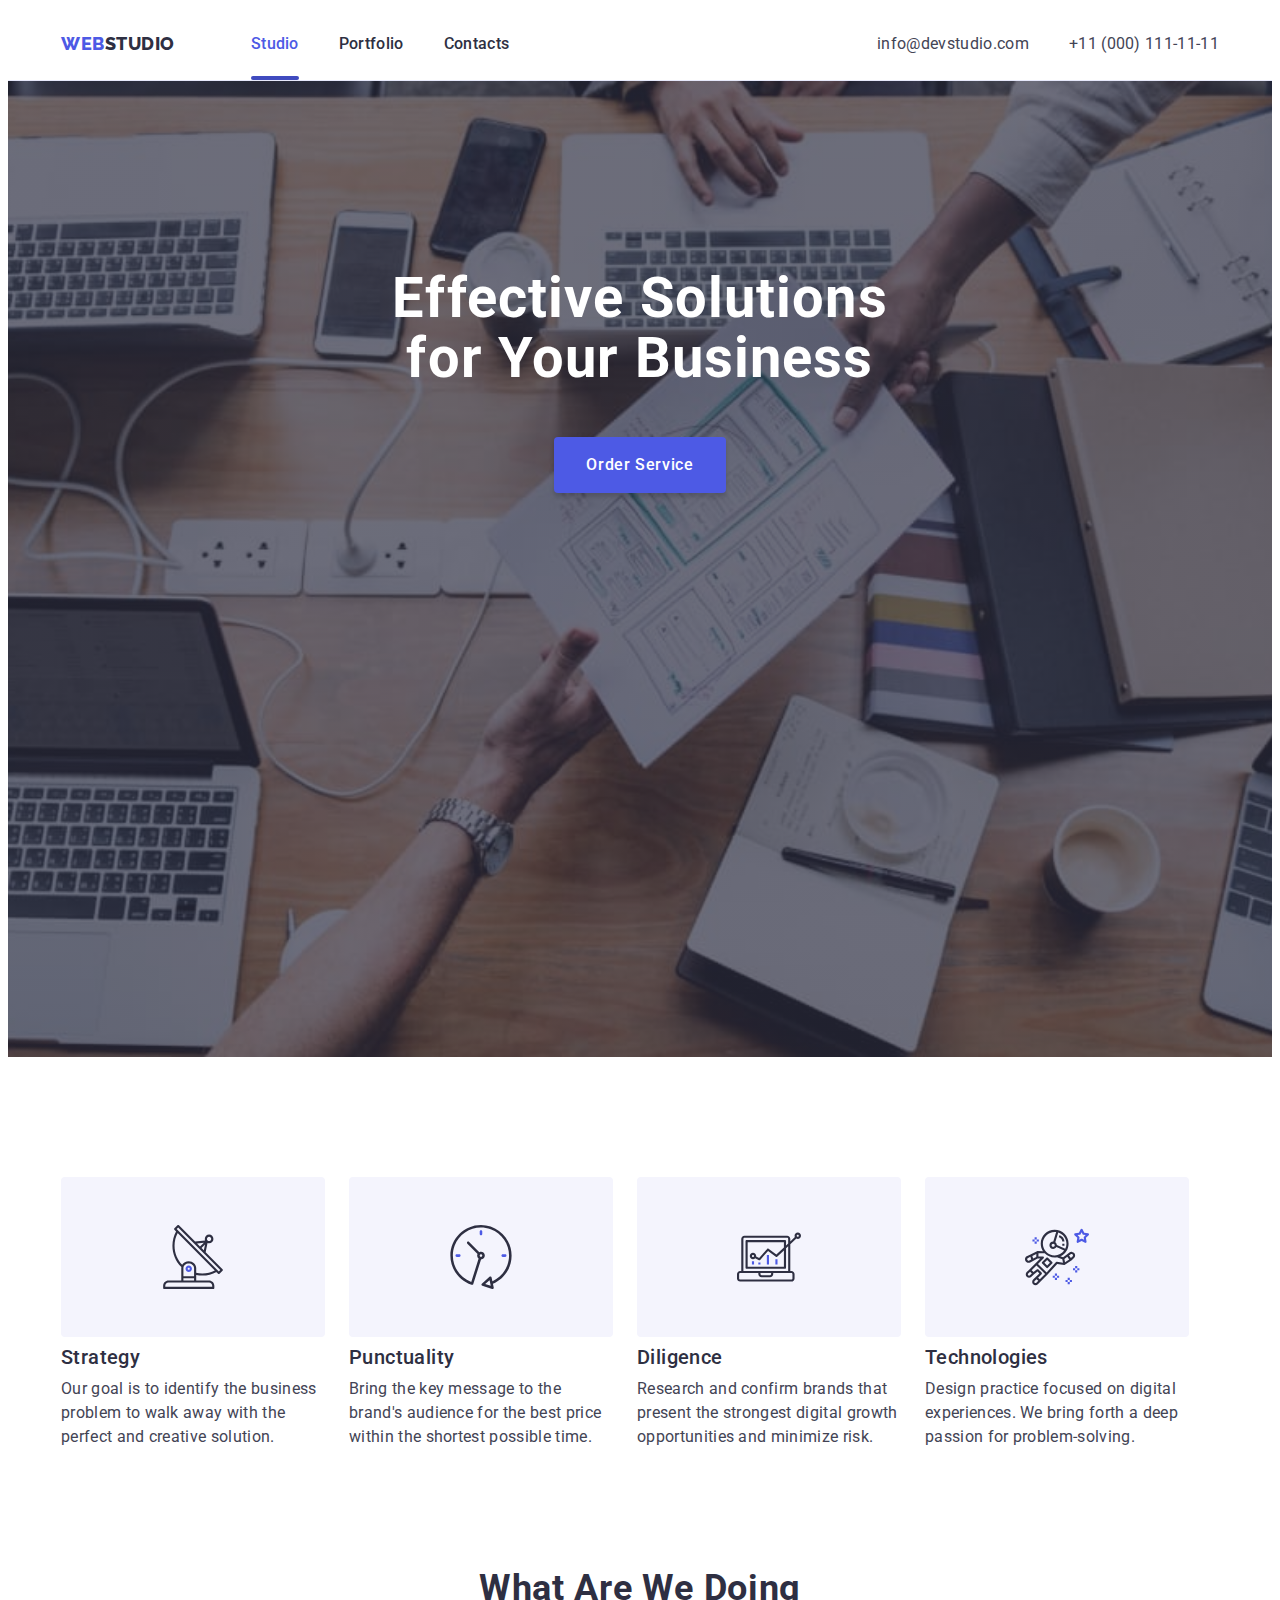
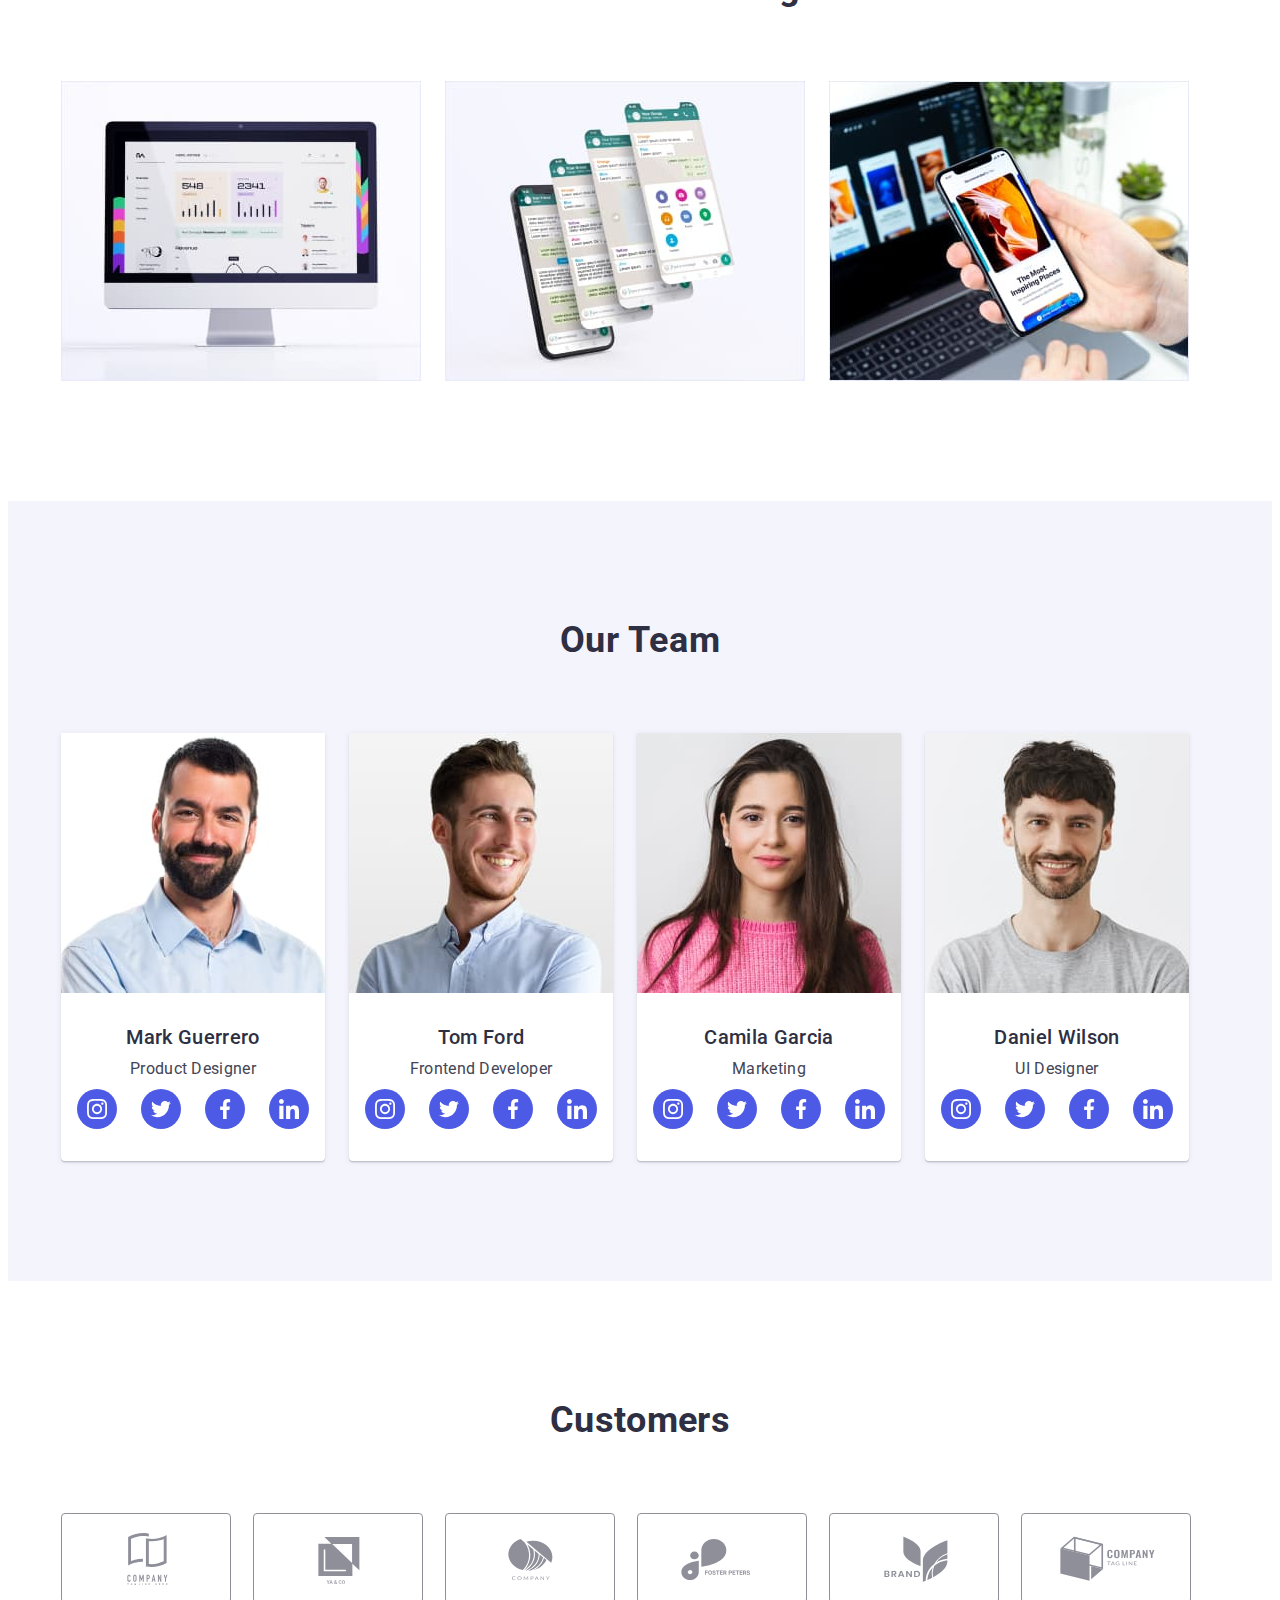
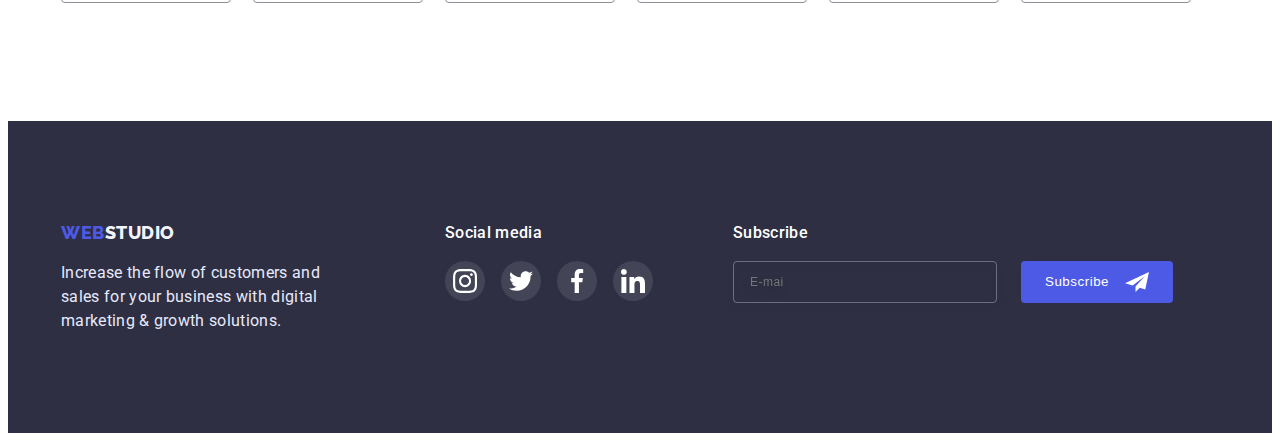
<file: index.html>
<!DOCTYPE html>
<html lang="en">
  <head>
    <meta charset="UTF-8" />
    <meta http-equiv="X-UA-Compatible" content="IE=edge" />
    <meta name="viewport" content="width=device-width, initial-scale=1.0" />

    <title>Index</title>

    <link rel="preconnect" href="https://fonts.googleapis.com" />
    <link rel="preconnect" href="https://fonts.gstatic.com" crossorigin />

    <link
      href="https://fonts.googleapis.com/css2?family=Raleway:wght@800&family=Roboto:wght@400;500;700;900&display=swap"
      rel="stylesheet"
    />

    <link
      rel="stylesheet"
      href="https://cdnjs.cloudflare.com/ajax/libs/modern-normalize/1.1.0/modern-normalize.min.css"
      integrity="sha512-wpPYUAdjBVSE4KJnH1VR1HeZfpl1ub8YT/NKx4PuQ5NmX2tKuGu6U/JRp5y+Y8XG2tV+wKQpNHVUX03MfMFn9Q=="
      crossorigin="anonymous"
      referrerpolicy="no-referrer"
    />

    <link rel="stylesheet" href="./css/styles.css" />

    <title>Web studio</title>
  </head>

  <!--MainPage-->
  <body>
    <!--Header сторінки Index (ідентичний для Portfolio)- DONE -->
    <header class="top-line">
      <div class="container header-line">
        <nav class="header-navi">
          <!--Logo WebStudio-->
          <a href="./index.html" target="_parent" class="logodecor">
            <span class="logoweb">WEB</span
            ><span class="logostudio">STUDIO</span>
          </a>

          <!--Список навігації-->
          <ul class="main-navi list">
            <!--Studio-->
            <li class="main-navi-studio-link">
              <a href="./index.html" target="_parent" class="navi-link current"
                >Studio</a
              >
            </li>
            <!--Portfolio-->
            <li class="main-navi-portfolio-link">
              <a href="./portfolio.html" target="_parent" class="navi-link"
                >Portfolio</a
              >
            </li>
            <!--Contacts-->
            <li class="main-navi-contact-link">
              <a href="" class="navi-link">Contacts</a>
            </li>
          </ul>
        </nav>

        <!--Блок телефон та електронна пошта-->
        <address class="topline-adress-box">
          <ul class="contacts-conteiner list">
            <li class="mail-box">
              <a href="mailto:info@devstudio.com" class="contacts-link"
                >info@devstudio.com</a
              >
            </li>
            <li>
              <a href="tel:+110001111111" class="contacts-link"
                >+11 (000) 111-11-11</a
              >
            </li>
          </ul>
        </address>
      </div>
    </header>

    <!--Основний контент HeroImage, унікальний контент-->
    <main>
      <!--Section1 HeroImage - DONE -->
      <section class="hero-section">
        <div class="container">
          <!--Main Central Text -->
          <h1 class="hero-image-text">Effective Solutions for Your Business</h1>
          <!--Button HeroImage-->
          <button type="button" class="heroimage-button" data-modal-open>
            Order Service
          </button>
        </div>
      </section>

      <!--Section2 Preferences - DONE -->
      <section class="preference-contain">
        <div class="container">
          <h2 class="visually-hidden">Preferences</h2>

          <ul class="preferences list">
            <!--Section 1 block 1-->
            <li class="pref-list-box">
              <a class="pref-icon-box" href="#">
                <svg class="pref-item-icon" width="64" height="64">
                  <use href="./images/symbol-defs.svg#icon-antenna"></use>
                </svg>
              </a>
              <h3 class="preferences-list">Strategy</h3>
              <p class="pref-paragraph">
                Our goal is to identify the business problem to walk away with
                the perfect and creative solution.
              </p>
            </li>
            <!--Section 1 block 2-->
            <li class="pref-list-box">
              <a class="pref-icon-box" href="#">
                <svg class="pref-item-icon" width="64" height="64">
                  <use href="./images/symbol-defs.svg#icon-clock"></use>
                </svg>
              </a>
              <h3 class="preferences-list">Punctuality</h3>
              <p class="pref-paragraph">
                Bring the key message to the brand's audience for the best price
                within the shortest possible time.
              </p>
            </li>
            <!--Section 1 block 3-->
            <li class="pref-list-box">
              <a class="pref-icon-box" href="#">
                <svg class="pref-item-icon" width="64" height="64">
                  <use href="./images/symbol-defs.svg#icon-diagram"></use>
                </svg>
              </a>
              <h3 class="preferences-list">Diligence</h3>
              <p class="pref-paragraph">
                Research and confirm brands that present the strongest digital
                growth opportunities and minimize risk.
              </p>
            </li>
            <!--Section 1 block 4-->
            <li class="pref-list-box">
              <a class="pref-icon-box" href="#">
                <svg class="pref-item-icon" width="64" height="64">
                  <use href="./images/symbol-defs.svg#icon-astronaut"></use>
                </svg>
              </a>
              <h3 class="preferences-list">Technologies</h3>
              <p class="pref-paragraph">
                Design practice focused on digital experiences. We bring forth a
                deep passion for problem-solving.
              </p>
            </li>
          </ul>
        </div>
      </section>

      <!--Section3 What are we doing - DONE -->
      <section class="what-wer-doing">
        <div class="container">
          <h2 class="wwd-text">What are we doing</h2>

          <ul class="wwd list">
            <!--Image1-->
            <li>
              <img
                src="./images/img-1-2-1.jpg"
                alt="iMac"
                width="360"
                class="section2_photos"
              />
            </li>
            <!--Image2-->
            <li>
              <img
                src="./images/img-1-2-2.jpg"
                alt="iMac"
                width="360"
                class="section2_photos"
              />
            </li>
            <!--Image3-->
            <li>
              <img
                src="./images/img-1-2-3.jpg"
                alt="iMac"
                width="360"
                class="section2_photos"
              />
            </li>
          </ul>
        </div>
      </section>

      <!--Section4 Our Team - DONE -->
      <section class="our-team">
        <div class="our-team-box container">
          <h2 class="our-team-text">Our Team</h2>

          <ul class="our-team-list list">
            <!--Section3 card 1-->
            <li class="team-cards">
              <img
                src="./images/img-1-3-1.jpg"
                alt="Mark Guerrero's photo"
                width="264"
                class="team-photo"
              />
              <div class="card-container">
                <h3 class="partner-name">Mark Guerrero</h3>
                <p class="partner-place">Product Designer</p>
                <ul class="socialwebs-list">
                  <li class="socialweb-item">
                    <a href="" class="socialweb-link">
                      <svg class="social-item-icon" width="20" height="20">
                        <use
                          href="./images/symbol-defs.svg#icon-instagram"
                        ></use>
                      </svg>
                    </a>
                  </li>
                  <li class="socialweb-item">
                    <a href="" class="socialweb-link">
                      <svg class="social-item-icon" width="20" height="20">
                        <use href="./images/symbol-defs.svg#icon-twitter"></use>
                      </svg>
                    </a>
                  </li>
                  <li class="socialweb-item">
                    <a href="" class="socialweb-link">
                      <svg class="social-item-icon" width="20" height="20">
                        <use
                          href="./images/symbol-defs.svg#icon-facebook"
                        ></use>
                      </svg>
                    </a>
                  </li>
                  <li class="socialweb-item">
                    <a href="" class="socialweb-link">
                      <svg class="social-item-icon" width="20" height="20">
                        <use
                          href="./images/symbol-defs.svg#icon-linkedin"
                        ></use>
                      </svg>
                    </a>
                  </li>
                </ul>
              </div>
            </li>
            <!--Section3 card 2-->
            <li class="team-cards">
              <img
                src="./images/img-1-3-2.jpg"
                alt="Tom Ford's photo"
                width="264"
                class="team-photo"
              />
              <div class="card-container">
                <h3 class="partner-name">Tom Ford</h3>
                <p class="partner-place">Frontend Developer</p>
                <ul class="socialwebs-list">
                  <li class="socialweb-item">
                    <a href="" class="socialweb-link">
                      <svg class="social-item-icon" width="20" height="20">
                        <use
                          href="./images/symbol-defs.svg#icon-instagram"
                        ></use>
                      </svg>
                    </a>
                  </li>
                  <li class="socialweb-item">
                    <a href="" class="socialweb-link">
                      <svg class="social-item-icon" width="20" height="20">
                        <use href="./images/symbol-defs.svg#icon-twitter"></use>
                      </svg>
                    </a>
                  </li>
                  <li class="socialweb-item">
                    <a href="" class="socialweb-link">
                      <svg class="social-item-icon" width="20" height="20">
                        <use
                          href="./images/symbol-defs.svg#icon-facebook"
                        ></use>
                      </svg>
                    </a>
                  </li>
                  <li class="socialweb-item">
                    <a href="" class="socialweb-link">
                      <svg class="social-item-icon" width="20" height="20">
                        <use
                          href="./images/symbol-defs.svg#icon-linkedin"
                        ></use>
                      </svg>
                    </a>
                  </li>
                </ul>
              </div>
            </li>
            <!--Section3 card 3-->
            <li class="team-cards">
              <img
                src="./images/img-1-3-3.jpg"
                alt="Camila Garcia's photo"
                width="264"
                class="team-photo"
              />
              <div class="card-container">
                <h3 class="partner-name">Camila Garcia</h3>
                <p class="partner-place">Marketing</p>
                <ul class="socialwebs-list">
                  <li class="socialweb-item">
                    <a href="" class="socialweb-link">
                      <svg class="social-item-icon" width="20" height="20">
                        <use
                          href="./images/symbol-defs.svg#icon-instagram"
                        ></use>
                      </svg>
                    </a>
                  </li>
                  <li class="socialweb-item">
                    <a href="" class="socialweb-link">
                      <svg class="social-item-icon" width="20" height="20">
                        <use href="./images/symbol-defs.svg#icon-twitter"></use>
                      </svg>
                    </a>
                  </li>
                  <li class="socialweb-item">
                    <a href="" class="socialweb-link">
                      <svg class="social-item-icon" width="20" height="20">
                        <use
                          href="./images/symbol-defs.svg#icon-facebook"
                        ></use>
                      </svg>
                    </a>
                  </li>
                  <li class="socialweb-item">
                    <a href="" class="socialweb-link">
                      <svg class="social-item-icon" width="20" height="20">
                        <use
                          href="./images/symbol-defs.svg#icon-linkedin"
                        ></use>
                      </svg>
                    </a>
                  </li>
                </ul>
              </div>
            </li>
            <!--Section3 card 4-->
            <li class="team-cards">
              <img
                src="./images/img-1-3-4.jpg"
                alt="Daniel Wilson's photo"
                width="264"
                class="team-photo"
              />
              <div class="card-container">
                <h3 class="partner-name">Daniel Wilson</h3>
                <p class="partner-place">UI Designer</p>
                <ul class="socialwebs-list">
                  <li class="socialweb-item">
                    <a href="" class="socialweb-link">
                      <svg class="social-item-icon" width="20" height="20">
                        <use
                          href="./images/symbol-defs.svg#icon-instagram"
                        ></use>
                      </svg>
                    </a>
                  </li>
                  <li class="socialweb-item">
                    <a href="" class="socialweb-link">
                      <svg class="social-item-icon" width="20" height="20">
                        <use href="./images/symbol-defs.svg#icon-twitter"></use>
                      </svg>
                    </a>
                  </li>
                  <li class="socialweb-item">
                    <a href="" class="socialweb-link">
                      <svg class="social-item-icon" width="20" height="20">
                        <use
                          href="./images/symbol-defs.svg#icon-facebook"
                        ></use>
                      </svg>
                    </a>
                  </li>
                  <li class="socialweb-item">
                    <a href="" class="socialweb-link">
                      <svg class="social-item-icon" width="20" height="20">
                        <use
                          href="./images/symbol-defs.svg#icon-linkedin"
                        ></use>
                      </svg>
                    </a>
                  </li>
                </ul>
              </div>
            </li>
          </ul>
        </div>
      </section>

      <!--Section5 Customers - DONE -->
      <section class="customers">
        <div class="container">
          <h2 class="customers-title">Customers</h2>
          <ul class="customers-icons-list">
            <li class="customers-icon-box">
              <a href="" class="customer-icon-link"
                ><svg class="customers-icon" width="104" height="56">
                  <use href="./images/symbol-defs.svg#icon-client1"></use>
                </svg>
              </a>
            </li>
            <li class="customers-icon-box">
              <a href="" class="customer-icon-link">
                <svg class="customers-icon" width="104" height="56">
                  <use href="./images/symbol-defs.svg#icon-client2"></use>
                </svg>
              </a>
            </li>
            <li class="customers-icon-box">
              <a href="" class="customer-icon-link">
                <svg class="customers-icon" width="104" height="56">
                  <use href="./images/symbol-defs.svg#icon-client3"></use>
                </svg>
              </a>
            </li>
            <li class="customers-icon-box">
              <a href="" class="customer-icon-link">
                <svg class="customers-icon" width="104" height="56">
                  <use href="./images/symbol-defs.svg#icon-client4"></use>
                </svg>
              </a>
            </li>
            <li class="customers-icon-box">
              <a href="" class="customer-icon-link">
                <svg class="customers-icon" width="104" height="56">
                  <use href="./images/symbol-defs.svg#icon-client5"></use>
                </svg>
              </a>
            </li>
            <li class="customers-icon-box">
              <a href="" class="customer-icon-link">
                <svg class="customers-icon" width="104" height="56">
                  <use href="./images/symbol-defs.svg#icon-client6"></use>
                </svg>
              </a>
            </li>
          </ul>
        </div>
      </section>
    </main>

    <!-- Modal -->

    <div class="backdrop is-hidden" data-modal>
      <div class="modal">
        <button type="button" class="modal-button-close" data-modal-close>
          <svg class="modal-button-close-svg" width="24" height="24">
            <use href="./images/symbol-defs.svg#icon-close"></use>
          </svg>
        </button>

        <!--Modal Form-->
        <form class="contacts-input-form">
          <p class="contacts-input-form-paragraf">
            Leave your contacts and we will call you back
          </p>

          <!--Name-->
          <label class="modal-input-labels"
            ><span class="modal-input-labels-text">Name</span>
            <input
              type="text"
              name="username"
              class="input-style"
              required
              autofocus
            />
            <svg class="modal-icon" width="18" height="18">
              <use href="./images/symbol-defs.svg#icon-person"></use>
            </svg>
          </label>

          <!--Phone-->
          <label class="modal-input-labels"
            ><span class="modal-input-labels-text">Phone</span>
            <input type="phone" name="userphone" class="input-style" required />
            <svg class="modal-icon" width="18" height="18">
              <use href="./images/symbol-defs.svg#icon-phone"></use>
            </svg>
          </label>

          <!--Email-->
          <label class="modal-input-labels"
            ><span class="modal-input-labels-text">Email</span>
            <input type="email" name="usermail" class="input-style" required />
            <svg class="modal-icon" width="18" height="18">
              <use href="./images/symbol-defs.svg#icon-email"></use>
            </svg>
          </label>

          <!--Comment-->
          <label class="modal-input-textarea-label"
            ><span class="modal-input-labels-text">Comment</span>
            <textarea
              name="comment"
              placeholder="Text input"
              class="textarea-style"
              rows="5"
            ></textarea>
          </label>

          <!--Checkbos Privat Policy-->
          <label class="modal-checkbox-label">
            <input
              type="checkbox"
              name="accept"
              value="accept"
              class="checkbox-style visually-hidden"
              required
            />
            <span class="custom-checkbox">
              <svg class="checkbox-icon" width="10" height="8">
                <use href="./images/symbol-defs.svg#icon-checkbox"></use>
              </svg>
            </span>
            <span class="checkbox-text-style"
              >I accept the terms and conditions of the
              <a href="" class="private-policy-style">Privacy Policy</a></span
            >
          </label>
          <!--Send Button-->
          <button type="send" class="modal-button-send">Send</button>
        </form>
      </div>
    </div>

    <!--Футер сторінки Index (ідентичний для Portfolio) - DONE -->
    <footer class="underground">
      <div class="container footer-all">
        <div class="footer-box">
          <!--Logo WebStudio-->
          <a href="./index.html" target="_parent" class="logodecor-footer">
            <span class="logoweb">WEB</span
            ><span class="logostudiofooter">STUDIO</span>
          </a>

          <!--footer text-->
          <p class="footer-text">
            Increase the flow of customers and sales for your business with
            digital marketing & growth solutions.
          </p>
        </div>

        <div class="footer-socialweb-box">
          <p class="footer-socialweb-box-title">Social media</p>
          <ul class="footer-socialwebs-list">
            <li class="footer-socialweb-item">
              <a href="" class="footer-socialweb-link">
                <svg class="footer-social-item-icon" width="24" height="24">
                  <use href="./images/symbol-defs.svg#icon-instagram"></use>
                </svg>
              </a>
            </li>
            <li class="footer-socialweb-item">
              <a href="" class="footer-socialweb-link">
                <svg class="footer-social-item-icon" width="24" height="24">
                  <use href="./images/symbol-defs.svg#icon-twitter"></use>
                </svg>
              </a>
            </li>
            <li class="footer-socialweb-item">
              <a href="" class="footer-socialweb-link">
                <svg class="footer-social-item-icon" width="24" height="24">
                  <use href="./images/symbol-defs.svg#icon-facebook"></use>
                </svg>
              </a>
            </li>
            <li class="footer-socialweb-item">
              <a href="" class="footer-socialweb-link">
                <svg class="footer-social-item-icon" width="24" height="24">
                  <use href="./images/symbol-defs.svg#icon-linkedin"></use>
                </svg>
              </a>
            </li>
          </ul>
        </div>

        <form class="subscribe-form-box">
          <label class="subscribe-paragraf">Subscribe</label>
          <div class="subscribe-area">
            <input
              class="subscribe-input-style"
              type="email"
              name="user-email"
              placeholder="E-mail"
              required
            />

            <button type="subscribe" class="subscribe-button">
              Subscribe
              <svg class="subscribe-icon" width="24" height="24">
                <use href="./images/symbol-defs.svg#icon-subscribe"></use>
              </svg>
            </button>
          </div>
        </form>
      </div>
    </footer>
    <script src="./js/modal.js"></script>
  </body>
</html>
</file>
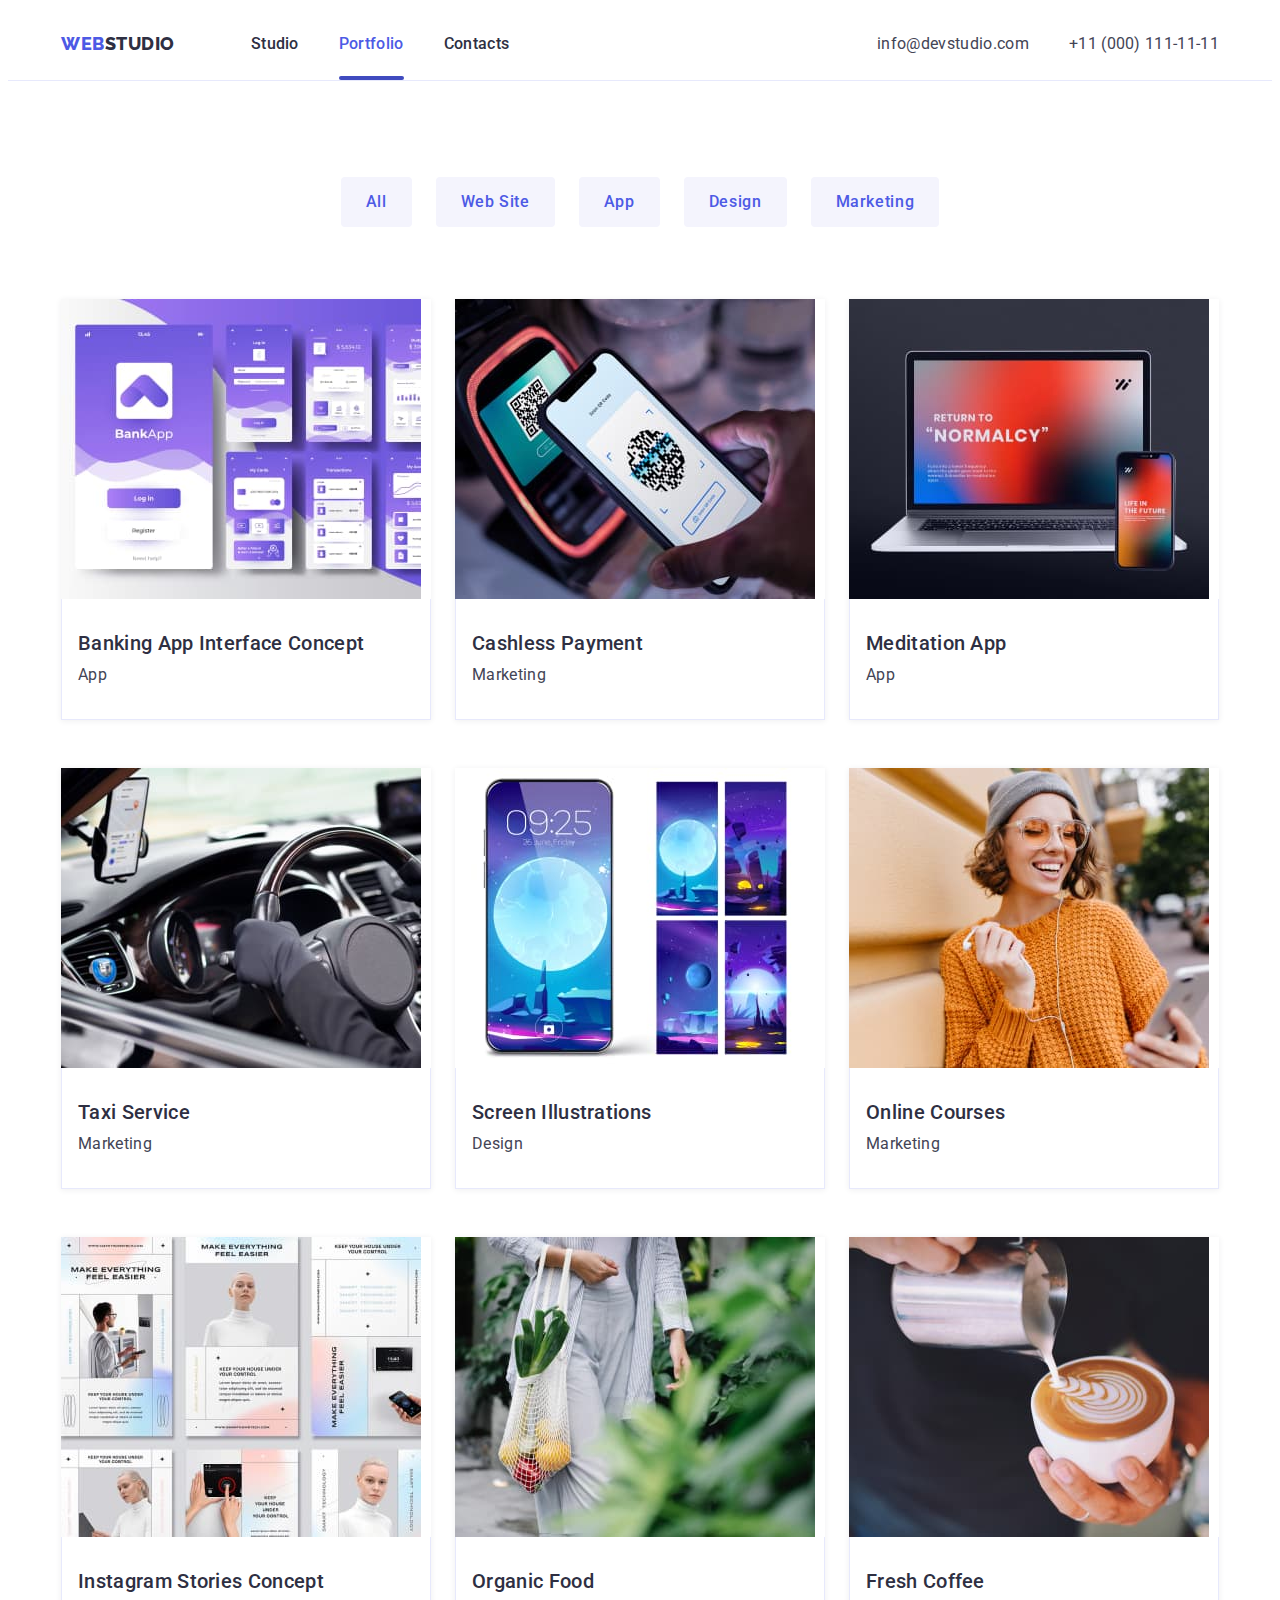
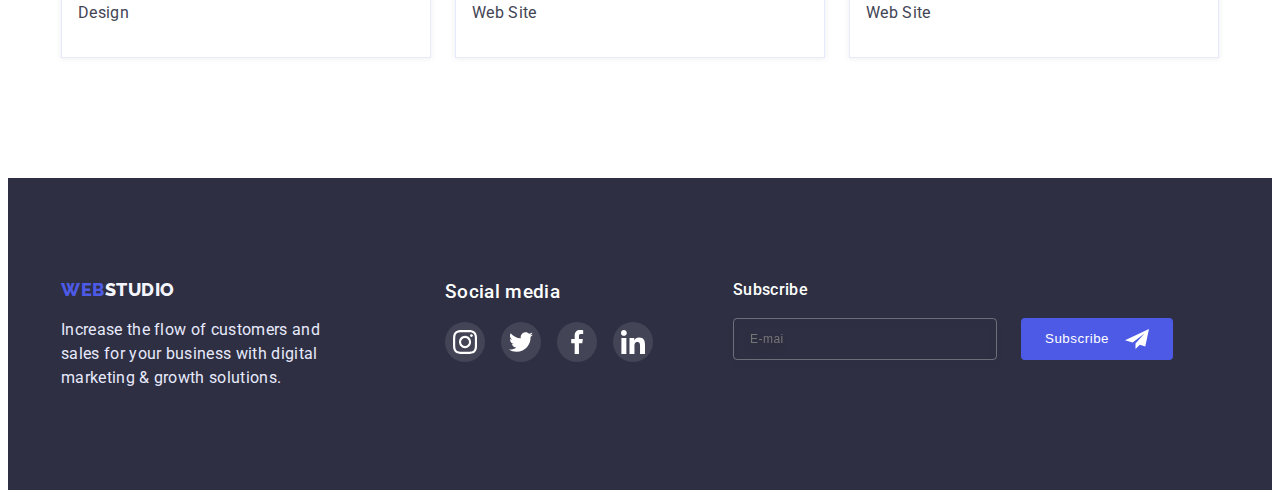
<file: portfolio.html>
<!DOCTYPE html>
<html lang="en">
  <head>
    <meta charset="UTF-8" />
    <meta http-equiv="X-UA-Compatible" content="IE=edge" />
    <meta name="viewport" content="width=device-width, initial-scale=1.0" />
    <title>Portfolio</title>

    <link
      href="https://fonts.googleapis.com/css2?family=Raleway:wght@800&family=Roboto:wght@400;500;700;900&display=swap"
      rel="stylesheet"
    />

    <link
      rel="stylesheet"
      href="https://cdnjs.cloudflare.com/ajax/libs/modern-normalize/1.1.0/modern-normalize.min.css"
      integrity="sha512-wpPYUAdjBVSE4KJnH1VR1HeZfpl1ub8YT/NKx4PuQ5NmX2tKuGu6U/JRp5y+Y8XG2tV+wKQpNHVUX03MfMFn9Q=="
      crossorigin="anonymous"
      referrerpolicy="no-referrer"
    />

    <link rel="stylesheet" href="./css/styles.css" />
  </head>

  <!--MainPage-->
  <body>
    <!--Header сторінки Portfolio (ідентичний для Index)- DONE-->
    <header class="top-line">
      <div class="container header-line">
        <nav class="header-navi">
          <!--Logo WebStudio-->
          <a href="./index.html" target="_parent" class="logodecor">
            <span class="logoweb">WEB</span
            ><span class="logostudio">STUDIO</span>
          </a>

          <!--Список навігації-->
          <ul class="main-navi list">
            <!--Studio-->
            <li class="main-navi-studio-link">
              <a href="./index.html" target="_parent" class="navi-link"
                >Studio</a
              >
            </li>
            <!--Portfolio-->
            <li class="main-navi-portfolio-link">
              <a
                href="./portfolio.html"
                target="_parent"
                class="navi-link current"
                >Portfolio</a
              >
            </li>
            <!--Contacts-->
            <li class="main-navi-contact-link">
              <a href="" class="navi-link">Contacts</a>
            </li>
          </ul>
        </nav>

        <!--Блок телефон та електронна пошта-->
        <address class="topline-adress-box">
          <ul class="contacts-conteiner list">
            <li class="mail-box">
              <a href="mailto:info@devstudio.com" class="contacts-link"
                >info@devstudio.com</a
              >
            </li>
            <li>
              <a href="tel:+110001111111" class="contacts-link"
                >+11 (000) 111-11-11</a
              >
            </li>
          </ul>
        </address>
      </div>
    </header>

    <!--Основний контент Portfolio, унікальний контент-->
    <main>
      <section class="portf-box">
        <div class="container">
          <!--Hidden H1-->
          <h1 class="section-title visually-hidden">Portfolio</h1>

          <!--Список для Filters (Buttons)-->
          <ul class="buttons-block list">
            <li>
              <button type="button" class="filter-button">All</button>
            </li>
            <li>
              <button type="button" class="filter-button">Web Site</button>
            </li>
            <li>
              <button type="button" class="filter-button">App</button>
            </li>
            <li>
              <button type="button" class="filter-button">Design</button>
            </li>
            <li>
              <button type="button" class="filter-button">Marketing</button>
            </li>
          </ul>

          <!--Hidden H2-->
          <h2 class="visually-hidden">Portfolio List</h2>
          <!--Список для Images-->
          <ul class="cards-block list">
            <!--Image1-->
            <li class="portf-list-box">
              <a class="portf-link" href="">
                <div class="overflowcard">
                  <img
                    src="./images/img-2-1-1.jpg"
                    alt="Banking App Interface Concept"
                    width="360"
                    class="portf-photos"
                  />
                  <p class="overflow-text">
                    4 Stylish and User-Friendly App Design Concepts · Task
                    Manager App · Calorie Tracker App · Exotic Fruit Ecommerce
                    App · Cloud Storage App
                  </p>
                </div>
                <div class="card-description">
                  <h3 class="image-text-title">
                    Banking App Interface Concept
                  </h3>
                  <p class="image-description">App</p>
                </div>
              </a>
            </li>
            <!--Image2-->
            <li class="portf-list-box">
              <a class="portf-link" href="">
                <div class="overflowcard">
                  <img
                    src="./images/img-2-1-2.jpg"
                    alt="Phone Cashless Payment"
                    width="360"
                    class="portf-photos"
                  />
                  <p class="overflow-text">
                    4 Stylish and User-Friendly App Design Concepts · Task
                    Manager App · Calorie Tracker App · Exotic Fruit Ecommerce
                    App · Cloud Storage App
                  </p>
                </div>
                <div class="card-description">
                  <h3 class="image-text-title">Cashless Payment</h3>
                  <p class="image-description">Marketing</p>
                </div>
              </a>
            </li>
            <!--Image3-->
            <li class="portf-list-box">
              <a class="portf-link" href="">
                <div class="overflowcard">
                  <img
                    src="./images/img-2-1-3.jpg"
                    alt="Laptop Meditaion App"
                    width="360"
                    class="portf-photos"
                  />
                  <p class="overflow-text">
                    4 Stylish and User-Friendly App Design Concepts · Task
                    Manager App · Calorie Tracker App · Exotic Fruit Ecommerce
                    App · Cloud Storage App
                  </p>
                </div>
                <div class="card-description">
                  <h3 class="image-text-title">Meditation App</h3>
                  <p class="image-description">App</p>
                </div>
              </a>
            </li>
            <!--Image4-->
            <li class="portf-list-box">
              <a class="portf-link" href="">
                <div class="overflowcard">
                  <img
                    src="./images/img-2-1-4.jpg"
                    alt="Taxi Service Look Inside"
                    width="360"
                    class="portf-photos"
                  />
                  <p class="overflow-text">
                    4 Stylish and User-Friendly App Design Concepts · Task
                    Manager App · Calorie Tracker App · Exotic Fruit Ecommerce
                    App · Cloud Storage App
                  </p>
                </div>
                <div class="card-description">
                  <h3 class="image-text-title">Taxi Service</h3>
                  <p class="image-description">Marketing</p>
                </div>
              </a>
            </li>
            <!--Image5-->
            <li class="portf-list-box">
              <a class="portf-link" href="">
                <div class="overflowcard">
                  <img
                    src="./images/img-2-1-5.jpg"
                    alt="Phone Screen Illustrations"
                    width="360"
                    class="portf-photos"
                  />
                  <p class="overflow-text">
                    4 Stylish and User-Friendly App Design Concepts · Task
                    Manager App · Calorie Tracker App · Exotic Fruit Ecommerce
                    App · Cloud Storage App
                  </p>
                </div>
                <div class="card-description">
                  <h3 class="image-text-title">Screen Illustrations</h3>
                  <p class="image-description">Design</p>
                </div>
              </a>
            </li>
            <!--Image6-->
            <li class="portf-list-box">
              <a class="portf-link" href="">
                <div class="overflowcard">
                  <img
                    src="./images/img-2-1-6.jpg"
                    alt="Young Girl in Orange"
                    width="360"
                    class="portf-photos"
                  />
                  <p class="overflow-text">
                    4 Stylish and User-Friendly App Design Concepts · Task
                    Manager App · Calorie Tracker App · Exotic Fruit Ecommerce
                    App · Cloud Storage App
                  </p>
                </div>
                <div class="card-description">
                  <h3 class="image-text-title">Online Courses</h3>
                  <p class="image-description">Marketing</p>
                </div>
              </a>
            </li>
            <!--Image7-->
            <li class="portf-list-box">
              <a class="portf-link" href="">
                <div class="overflowcard">
                  <img
                    src="./images/img-2-1-7.jpg"
                    alt="Instagram Stories Concept"
                    width="360"
                    class="portf-photos"
                  />
                  <p class="overflow-text">
                    4 Stylish and User-Friendly App Design Concepts · Task
                    Manager App · Calorie Tracker App · Exotic Fruit Ecommerce
                    App · Cloud Storage App
                  </p>
                </div>
                <div class="card-description">
                  <h3 class="image-text-title">Instagram Stories Concept</h3>
                  <p class="image-description">Design</p>
                </div>
              </a>
            </li>
            <!--Image8-->
            <li class="portf-list-box">
              <a class="portf-link" href="">
                <div class="overflowcard">
                  <img
                    src="./images/img-2-1-8.jpg"
                    alt="Girl in Grey with Organic Food"
                    width="360"
                    class="portf-photos"
                  />
                  <p class="overflow-text">
                    4 Stylish and User-Friendly App Design Concepts · Task
                    Manager App · Calorie Tracker App · Exotic Fruit Ecommerce
                    App · Cloud Storage App
                  </p>
                </div>
                <div class="card-description">
                  <h3 class="image-text-title">Organic Food</h3>
                  <p class="image-description">Web Site</p>
                </div>
              </a>
            </li>
            <!--Image9-->
            <li class="portf-list-box">
              <a class="portf-link" href="">
                <div class="overflowcard">
                  <img
                    src="./images/img-2-1-9.jpg"
                    alt="Fresh Coffee with Milk"
                    width="360"
                    class="portf-photos"
                  />
                  <p class="overflow-text">
                    4 Stylish and User-Friendly App Design Concepts · Task
                    Manager App · Calorie Tracker App · Exotic Fruit Ecommerce
                    App · Cloud Storage App
                  </p>
                </div>
                <div class="card-description">
                  <h3 class="image-text-title">Fresh Coffee</h3>
                  <p class="image-description">Web Site</p>
                </div>
              </a>
            </li>
          </ul>
        </div>
      </section>
    </main>

    <!--Футер сторінки Portfolio (ідентичний для Index) - DONE -->
    <footer class="underground">
      <div class="container footer-all">
        <div class="footer-box">
          <!--Logo WebStudio-->
          <a href="./index.html" target="_parent" class="logodecor-footer">
            <span class="logoweb">WEB</span
            ><span class="logostudiofooter">STUDIO</span>
          </a>

          <!--footer text-->
          <p class="footer-text">
            Increase the flow of customers and sales for your business with
            digital marketing & growth solutions.
          </p>
        </div>

        <div class="footer-socialweb-box">
          <h3 class="footer-socialweb-box-title">Social media</h3>
          <ul class="footer-socialwebs-list">
            <li class="footer-socialweb-item">
              <a href="" class="footer-socialweb-link">
                <svg class="footer-social-item-icon" width="24" height="24">
                  <use href="./images/symbol-defs.svg#icon-instagram"></use>
                </svg>
              </a>
            </li>
            <li class="footer-socialweb-item">
              <a href="" class="footer-socialweb-link">
                <svg class="footer-social-item-icon" width="24" height="24">
                  <use href="./images/symbol-defs.svg#icon-twitter"></use>
                </svg>
              </a>
            </li>
            <li class="footer-socialweb-item">
              <a href="" class="footer-socialweb-link">
                <svg class="footer-social-item-icon" width="24" height="24">
                  <use href="./images/symbol-defs.svg#icon-facebook"></use>
                </svg>
              </a>
            </li>
            <li class="footer-socialweb-item">
              <a href="" class="footer-socialweb-link">
                <svg class="footer-social-item-icon" width="24" height="24">
                  <use href="./images/symbol-defs.svg#icon-linkedin"></use>
                </svg>
              </a>
            </li>
          </ul>
        </div>

        <form class="subscribe-form-box">
          <label class="subscribe-paragraf">Subscribe</label>
          <div class="subscribe-area">
            <input
              class="subscribe-input-style"
              type="email"
              name="user-email"
              placeholder="E-mail"
              required
            />

            <button type="subscribe" class="subscribe-button">
              Subscribe
              <svg class="subscribe-icon" width="24" height="24">
                <use href="./images/symbol-defs.svg#icon-subscribe"></use>
              </svg>
            </button>
          </div>
        </form>
      </div>
    </footer>
  </body>
</html>
</file>
<file: css/styles.css>
:root {
  --brand-color: #4d5ae5;
  --pressed-state: #404bbf;
  --dark-color: #2e2f42;
  --success-color: #31d0aa;
  --text-color: #434455;
  --subtle-text-color: #8e8f99;
  --accent-color: #e7e9fc;
  --light-color: #f4f4fd;
  --modal-overlay-color: #2e2f42;
  --hero-background-color: #2e2f42;
  --white-color: #ffffff;
  --black-color: #000000;
  --modal-back-color: #fcfcfc;

  --test-border-outline: 0px solid blue;
}

body {
  color: var(--text-color);
  background-color: var(--white-color);
  font-family: "Roboto";
  font-size: 16px;
  letter-spacing: 0.02em;
}

h1,
h2,
h3,
h4,
h5,
h6,
p {
  margin: 0;
}

img {
  display: block;
  min-width: 100px;
  height: auto;
}

button {
  display: block;
  cursor: pointer;
  border: none;
  border-radius: 4px;
}

address {
  font-style: normal;
}

.visually-hidden {
  position: absolute;
  width: 1px;
  height: 1px;
  margin: -1px;
  border: 0;
  padding: 0;
  white-space: nowrap;
  clip-path: inset(100%);
  clip: rect(0 0 0 0);
  overflow: hidden;
}

ul,
ol {
  list-style: none;
  padding-left: 0;
  margin: 0;
}

a {
  text-decoration: none;
}

.container {
  margin: 0 auto;
  padding: 0 15px;
  max-width: 1158px;

  border: var(--test-border-outline);
}

/* ----------------Header---------------- */

.top-line {
  background-color: var(--white-color);
  padding: 24px 0;
  border-bottom: 1px solid #e7e9fc;
}

.header-line {
  display: flex;
  align-items: center;
}

.main-navi {
  display: flex;
  align-items: center;
}

.header-navi {
  display: flex;
  align-items: center;
}

.contacts-conteiner {
  display: flex;
  align-items: center;
}

.logodecor {
  margin-right: 76px;
}

.logoweb {
  height: 24px;

  font-family: "Raleway", sans-serif;
  font-style: normal;
  font-weight: 800;
  font-size: 18px;
  line-height: 24px;
  letter-spacing: 0.03em;
  text-transform: uppercase;
  color: var(--brand-color);
}

.logostudio {
  font-family: "Raleway", sans-serif;
  font-style: normal;
  font-weight: 800;
  font-size: 18px;
  line-height: 24px;
  letter-spacing: 0.03em;
  text-transform: uppercase;
  color: var(--dark-color);
}

.main-navi-studio-link {
  margin-right: 40px;
}

.main-navi-portfolio-link {
  margin-right: 40px;
}

.navi-link {
  color: var(--dark-color);
  font-weight: 500;
  line-height: 1.5;
  text-decoration: none;
  transition-property: color;
  transition-duration: 350ms;
  transition-timing-function: cubic-bezier(0.4, 0, 0.2, 1);
}

.topline-adress-box {
  margin-left: auto;
}

.mail-box {
  margin-right: 40px;
}

.contacts-link {
  color: var(--text-color);
  font-style: normal;
  font-weight: 400;
  line-height: 1.5;
  text-decoration: none;
  transition-property: color;
  transition-duration: 350ms;
  transition-timing-function: cubic-bezier(0.4, 0, 0.2, 1);
}

.navi-link.current {
  color: var(--brand-color);
  padding: 24px 0;
  position: relative;
}

.navi-link.current::after {
  content: "";
  position: absolute;
  bottom: -3px;
  left: 0;
  width: 100%;
  height: 4px;
  background: var(--pressed-state);
  border-radius: 2px;
}

.navi-link:hover,
.navi-link:focus,
.contacts-link:hover,
.contacts-link:focus {
  color: var(--pressed-state);
}

/* ----------------Main page (Index)---------------- */
/* ----------------Main page (Index) Block1 HERO---------------- */

.hero-section {
  background-color: var(--hero-background-color);

  max-width: 1440px;
  height: 600px;
  margin-left: auto;
  margin-right: auto;
  outline: var(--body-outline);

  background-image: linear-gradient(
      to right,
      rgba(46, 47, 66, 0.7),
      rgba(46, 47, 66, 0.7)
    ),
    url("../images/hero-image-main.jpg");

  background-repeat: no-repeat;
  background-position: center;
  background-size: cover;
  text-align: center;

  padding-top: 188px;
  padding-bottom: 188px;
}

.hero-image-text {
  /*margin: 0;*/
  font-weight: 700;
  font-size: 56px;
  line-height: 1.07;
  /* or 107% */
  color: var(--white-color);
  letter-spacing: 0.02em;
  max-width: 496px;
  margin: 0 auto 48px;
}

.heroimage-button {
  display: block;
  margin: 0 auto;
  border-radius: 4px;
  padding: 16px 32px;
  min-width: 168px;
  font-family: "Roboto";
  color: var(--white-color);
  background-color: var(--brand-color);
  box-shadow: 0px 4px 4px rgba(0, 0, 0, 0.15);
  font-weight: 500;
  font-size: 16px;
  line-height: 1.5;
  /* 150% */
  text-align: center;
  letter-spacing: 0.04em;
  cursor: pointer;
  transition-property: background-color;
  transition-duration: 350ms;
  transition-timing-function: cubic-bezier(0.4, 0, 0.2, 1);
}

.heroimage-button:hover,
.heroimage-button:focus {
  /* color: var(--white-color); */
  background-color: var(--pressed-state);
}

/* Modal atributes */

.backdrop.is-hidden {
  opacity: 0;
  visibility: hidden;
  pointer-events: none;
}

.backdrop {
  position: fixed;
  top: 0;
  left: 0;
  width: 100%;
  height: 100%;
  background: rgba(46, 47, 66, 0.5);
  opacity: 1;
  visibility: visible;
  transition-property: opacity, visibility;
  transition-duration: 350ms;
  transition-timing-function: cubic-bezier(0.4, 0, 0.2, 1);
}

.modal {
  position: absolute;
  top: 50%;
  left: 50%;
  transform: translate(-50%, -50%);
  width: 408px;
  height: 584px;
  background-color: var(--modal-back-color);
  box-shadow: 0px 2px 5px rgba(0, 0, 0, 0.3), 0px 1px 3px rgba(0, 0, 0, 0.12),
    0px 2px 1px rgba(0, 0, 0, 0.2);
  border-radius: 4px;
  transition-property: visibility;
  transition-duration: 350ms;
  transition-timing-function: cubic-bezier(0.4, 0, 0.2, 1);
  border: 1px solid rgba(0, 0, 0, 0.1);

  padding: 72px 24px 24px 24px;
}

.modal-button-close {
  position: absolute;
  top: 24px;
  right: 24px;
  color: var(--black-color);
  background-color: var(--accent-color);
  display: flex;
  align-items: center;
  justify-content: center;
  width: 24px;
  height: 24px;
  border-radius: 50%;
  cursor: pointer;
  padding: 0;
  transition-property: color, background-color, visibility;
  transition-duration: 350ms;
  transition-timing-function: cubic-bezier(0.4, 0, 0.2, 1);
  border: 1px solid rgba(0, 0, 0, 0.1);
}

.modal-button-close:hover {
  color: var(--white-color);
  background-color: var(--pressed-state);
  border-color: var(--pressed-state);
}

.modal-button-close-svg {
  fill: currentColor;
}

.modal-button-send {
  display: flex;
  justify-content: center;
  align-items: center;
  padding: 16px 32px;
  background-color: var(--brand-color);
  border-radius: 4px;
  font-weight: 500;
  line-height: 1.5;
  color: var(--white-color);
  text-align: center;
  letter-spacing: 0.04em;
  cursor: pointer;
  width: 168px;
  box-shadow: 0px 4px 4px rgba(0, 0, 0, 0.25);

  transition-property: background-color;
  transition-duration: 350ms;
  transition-timing-function: cubic-bezier(0.4, 0, 0.2, 1);
}

.modal-button-send:is(:hover, :focus) {
  background-color: var(--pressed-state);
}

.contacts-input-form-paragraf {
  font-weight: 500;
  line-height: 1.5;
  text-align: center;
  color: var(--dark-color);
  margin-bottom: 16px;
}

.contacts-input-form {
  display: flex;
  flex-direction: column;
  align-items: center;
}

label {
  display: flex;
  flex-direction: column;
  width: 100%;
}

.modal-input-labels {
  position: relative;
  margin-bottom: 8px;
}

.modal-input-textarea-label {
  position: relative;
  margin-bottom: 16px;
}

.modal-input-labels-text {
  margin-bottom: 4px;
  font-size: 12px;
  line-height: 1.33;
  /* identical to box height, or 133% */
  letter-spacing: 0.04em;
  color: var(--subtle-text-color);
}

.input-style {
  padding-top: 8px;
  padding-bottom: 8px;
  padding-left: 38px;
  padding-right: 16px;
  box-sizing: border-box;
  outline: none;
  border: 1px solid rgba(33, 33, 33, 0.2);
  border-radius: 4px;

  transition-property: border-color;
  transition-duration: 350ms;
  transition-timing-function: cubic-bezier(0.4, 0, 0.2, 1);
}

.modal-icon {
  fill: currentColor;
  position: absolute;
  top: 28px;
  left: 16px;
}

.input-style:focus {
  border-color: var(--brand-color);
}

.input-style:focus + .modal-icon {
  fill: var(--brand-color);
}

textarea {
  resize: none;
}

textarea::placeholder {
  font-size: 12px;
  line-height: 1.33;
  /* identical to box height, or 133% */
  letter-spacing: 0.04em;
  color: rgba(117, 117, 117, 0.5);
}

.textarea-style {
  padding: 8px 16px;
  box-sizing: border-box;
  outline: none;
  border: 1px solid rgba(33, 33, 33, 0.2);
  border-radius: 4px;

  transition-property: border-color;
  transition-duration: 350ms;
  transition-timing-function: cubic-bezier(0.4, 0, 0.2, 1);
}

.textarea-style:is(:hover, :focus) {
  border-color: var(--brand-color);
}

.modal-checkbox-label {
  display: flex;
  flex-direction: row;
  align-items: center;
  margin-bottom: 24px;
}

.checkbox-style {
  margin-right: 8px;
  width: 16px;
  height: 16px;
}

.checkbox-text-style {
  font-size: 12px;
  line-height: 1.33;
  /* identical to box height, or 133% */
  letter-spacing: 0.04em;
  color: var(--subtle-text-color);
}

.private-policy-style {
  text-decoration: underline;
  color: var(--brand-color);

  transition-property: color;
  transition-duration: 350ms;
  transition-timing-function: cubic-bezier(0.4, 0, 0.2, 1);
}

.private-policy-style:is(:hover, :focus) {
  color: var(--pressed-state);
}

.custom-checkbox {
  display: inline-flex;
  align-items: center;
  justify-content: center;
  width: 16px;
  height: 16px;
  border: 1.25px solid var(--modal-overlay-color);
  border-radius: 2px;
  margin-right: 8px;
  cursor: pointer;
}

.checkbox-icon {
  opacity: 0;
  fill: #f4f4fd;
}

.checkbox-style:checked + .custom-checkbox .checkbox-icon {
  opacity: 1;
}

.checkbox-style:checked ~ .custom-checkbox {
  background: var(--brand-color);
  border: 1.25px solid var(--brand-color);
}

/* ----------------Main page (Index) Block2 Preferences---------------- */

.preference-contain {
  padding: 120px 0;
}

.preferences {
  display: flex;
  gap: 24px;
}

.preferences-list {
  font-weight: 500;
  font-size: 20px;
  line-height: 1.2;
  /* 120% */

  letter-spacing: 0.02em;
  color: var(--dark-color);
  margin-bottom: 8px;
}

.pref-icon-box {
  display: flex;
  align-items: center;
  justify-content: center;
  height: 112px;
  padding: 24px 100px;
  background-color: var(--light-color);
  border-radius: 4px;
  margin-bottom: 8px;
  color: var(--brand-color);
}

.pref-item-icon {
  /* transition: color 350ms, scale 350ms; */
  transition-property: color, scale;
  transition-duration: 350ms, 350ms;
  transition-delay: cubic-bezier(0.4, 0, 0.2, 1), cubic-bezier(0.4, 0, 0.2, 1);
  fill: currentColor;
}

.pref-icon-box:hover .pref-item-icon {
  color: var(--success-color);
  scale: 1.25;
}

.pref-paragraph {
  line-height: 1.5;
  /* 150% */
  width: 264px;
}

/* ----------------Main page (Index) Block 3. What We Are Doing---------------- */

.what-wer-doing {
  padding-bottom: 120px;
}

.wwd-text {
  margin: 0;
  font-weight: 700;
  font-size: 36px;
  line-height: 1.11;
  /* 111% */
  text-align: center;
  letter-spacing: 0.02em;
  text-transform: capitalize;
  color: var(--dark-color);
  margin-bottom: 72px;
}

.wwd {
  display: flex;
  gap: 24px;
}

/* ----------------Main page (Index) Block4 Our Team---------------- */
.our-team {
  background-color: var(--light-color);
  padding: 120px 0;
}

.our-team-list {
  display: flex;
  gap: 24px;
}

.our-team-text {
  margin: 0;
  font-weight: 700;
  font-size: 36px;
  line-height: 1.11;
  /* 111% */
  text-align: center;
  letter-spacing: 0.02em;
  text-transform: capitalize;
  color: var(--dark-color);
  margin-bottom: 72px;
}

.partner-name {
  color: var(--dark-color);
  font-weight: 500;
  font-size: 20px;
  line-height: 1.2;
  margin-bottom: 8px;
}

.partner-place {
  font-weight: 400;
  font-size: 16px;
  line-height: 1.5;
  /* 150% */
  margin-bottom: 8px;
}

.team-cards {
  box-shadow: 0px 1px 6px rgba(46, 47, 66, 0.08),
    0px 1px 1px rgba(46, 47, 66, 0.16), 0px 2px 1px rgba(46, 47, 66, 0.08);
  border-radius: 0px 0px 4px 4px;
  background-color: var(--white-color);
}

.card-container {
  /*display: flex;
  flex-direction: column;
  justify-content: center;
  align-items: center;
  padding: 0px;
  gap: 8px;
  /*min-width: 232px;*/
  padding-top: 32px;
  padding-bottom: 32px;
  text-align: center;
}

.socialwebs-list {
  display: flex;
  gap: 24px;
  justify-content: center;
  align-items: center;
  padding: 0;
}
.socialweb-item {
  width: 40px;
  height: 40px;
}
.socialweb-link {
  display: flex;
  justify-content: center;

  align-items: center;
  width: 100%;
  height: 100%;
  border-radius: 50%;
  background-color: var(--brand-color);
  color: var(--white-color);
  transition-property: background-color;
  transition-duration: 350ms;
  transition-timing-function: cubic-bezier(0.4, 0, 0.2, 1);
}

.social-item-icon {
  fill: currentColor;
}

.socialweb-link:is(:hover, :focus) {
  background-color: var(--pressed-state);
}

/* ----------------Main page (Index) Block5 Customers---------------- */

.customers {
  background-color: var(--white-color);
  padding: 120px 0;
}

.customers-title {
  font-weight: 700;
  font-size: 36px;
  line-height: 1.11;
  /* identical to box height, or 111% */
  text-align: center;
  text-transform: capitalize;
  color: var(--dark-color);
  margin-bottom: 72px;
}

.customers-icons-list {
  display: flex;
  gap: 24px;
}

.customers-icon-box {
  width: 168px;
  height: 88px;
}

.customer-icon-link {
  display: flex;
  justify-content: center;
  align-items: center;
  width: 100%;
  height: 100%;
  color: var(--subtle-text-color);
  border: 1px solid currentColor;
  border-radius: 4px;
}

.customer-icon-link:is(:hover, :focus) {
  color: var(--pressed-state);
  border: 1px solid var(--pressed-state);
}

.customers-icon {
  fill: currentColor;
  transition-property: color, scale;
  transition-duration: 350ms, 350ms;
  transition-timing-function: cubic-bezier(0.4, 0, 0.2, 1),
    cubic-bezier(0.4, 0, 0.2, 1);
}

.customer-icon-link:hover .customers-icon {
  scale: 1.1;
}

/* .customers-icon:is(:hover, :focus) {
  fill: currentColor;
} */

/* ----------------Portfolio---------------- */

.portf-box {
  padding-top: 96px;
  padding-bottom: 120px;
}

/* Buttons */

.buttons-block {
  display: flex;
  justify-content: center;
  gap: 24px;
  margin-bottom: 72px;
}

.button {
  color: var(--white-color);
  background-color: var(--brand-color);
  font-family: inherit;
  font-weight: 500;
  font-size: 16px;
  line-height: 1.5;
  letter-spacing: 0.04em;
  cursor: pointer;
  transition-property: background-color;
  transition-duration: 350ms;
  transition-timing-function: cubic-bezier(0.4, 0, 0.2, 1);
}
.button:hover,
.button:focus {
  color: var(--white-color);
  background-color: var(--pressed-state);
}

.filter-button {
  display: block;
  margin: 0 auto;
  border-radius: 4px;
  padding: 12px 24px;
  color: var(--brand-color);
  background-color: var(--light-color);
  font-family: inherit;
  font-weight: 500;
  font-size: 16px;
  line-height: 1.5;
  text-align: center;
  letter-spacing: 0.04em;
  cursor: pointer;
  border: 1px solid var(--accent-color);
  border-color: transparent;
  transition-property: background-color, color, box-shadow;
  transition-duration: 350ms, 350ms, 350ms;
  transition-timing-function: cubic-bezier(0.4, 0, 0.2, 1),
    cubic-bezier(0.4, 0, 0.2, 1), cubic-bezier(0.4, 0, 0.2, 1);
}

.filter-button:hover,
.filter-button:focus,
.filter-button:active {
  color: var(--white-color);
  background-color: var(--pressed-state);
  box-shadow: 0px 4px 4px rgba(0, 0, 0, 0.15);
  /* border-radius: 4px;
  border: 1px solid var(--accent-color);
  border-color: transparent; */
}

.cards-block {
  display: flex;
  flex-wrap: wrap;
  row-gap: 48px;
  column-gap: 24px;
}

.portf-photos {
  display: block;
  max-width: 100%;
  height: auto;
}

.portf-list-box {
  width: calc((100% - 48px) / 3);
  box-shadow: 0px 1px 6px rgba(46, 47, 66, 0.08);
}

.portf-link {
  display: block;
  color: inherit;
  transition-property: box-shadow, outline-color;
  transition-duration: 350ms, 350ms;
  transition-timing-function: cubic-bezier(0.4, 0, 0.2, 1),
    cubic-bezier(0.4, 0, 0.2, 1);
}

.portf-link:hover {
  box-shadow: 5px 5px 6px rgba(46, 47, 66, 0.16),
    1px 3px 6px rgba(46, 47, 66, 0.16), 1px 3px 1px rgba(46, 47, 66, 0.08);
}

.portf-link:focus {
  box-shadow: 5px 5px 6px rgba(46, 47, 66, 0.16),
    1px 3px 6px rgba(46, 47, 66, 0.16), 1px 3px 1px rgba(46, 47, 66, 0.08);
  outline-color: var(--brand-color);
}

.portf-link:hover .overflow-text {
  transform: translate(0, 0);
}

.portf-link:focus .overflow-text {
  transform: translate(0, 0);
}

.overflowcard {
  position: relative;
  overflow: hidden;
}

.overflow-text {
  position: absolute;
  top: 0;
  left: 0;
  padding-top: 40px;
  padding-left: 32px;
  padding-right: 32px;
  line-height: 1.5;
  width: 100%;
  height: 100%;
  color: var(--light-color);
  background: linear-gradient(
    0deg,
    rgba(77, 90, 229, 0.9),
    rgba(77, 90, 229, 0.9)
  );
  transform: translate(0, 100%);
  transition-property: transform;
  transition-duration: 350ms;
  transition-timing-function: cubic-bezier(0.4, 0, 0.2, 1);
}

.section-title {
  color: var(--dark-color);
  font-size: 36px;
  line-height: 1.11;
  text-align: center;
  text-transform: capitalize;
}

.image-text-title {
  color: var(--dark-color);
  font-weight: 500;
  font-size: 20px;
  line-height: 1.2;
  margin-bottom: 8px;
}

.image-description {
  line-height: 1.5;
}

.card-description {
  padding-bottom: 32px;
  padding-left: 16px;
  padding-top: 32px;
  border: 1px solid var(--accent-color);
  border-top: 0;
}

/* ----------------Footer---------------- */

.footer-all {
  display: flex;
}

.footer-box {
  flex-direction: column;
  width: 264px;
  margin-right: 120px;
}

.footer-socialweb-box {
  margin-right: 80px;
}

.footer-socialweb-box-title {
  font-weight: 500;
  line-height: 1.5;
  color: var(--white-color);
  margin-bottom: 16px;
}

.footer-socialwebs-list {
  display: flex;
  gap: 16px;
}
.footer-socialweb-item {
  width: 40px;
  height: 40px;
}
.footer-socialweb-link {
  display: flex;
  justify-content: center;
  flex-wrap: wrap;
  align-content: center;
  width: 100%;
  height: 100%;
  border-radius: 50%;
  background-color: rgba(255, 255, 255, 0.1);
  color: var(--white-color);
  transition-property: background-color;
  transition-duration: 350ms;
  transition-timing-function: cubic-bezier(0.4, 0, 0.2, 1);
}

.footer-social-item-icon {
  fill: currentColor;
}

.footer-socialweb-link:is(:hover, :focus) {
  background-color: var(--success-color);
}

.underground {
  background: var(--dark-color);
  padding-top: 100px;
  padding-bottom: 100px;
}

.logostudiofooter {
  color: var(--light-color);
  font-family: "Raleway", Sans-serif;
  font-weight: 800;
  font-size: 18px;
  line-height: 1.33;
  letter-spacing: 0.03em;
  text-transform: uppercase;
  text-decoration: none;
}

.logodecor-footer {
  display: block;
  margin-bottom: 16px;
}

.footer-text {
  color: var(--accent-color);
  background-color: var(--dark-color);
  font-size: 16px;
  line-height: 1.5;
}

.subscribe-area {
  display: flex;
}

.subscribe-input-style {
  box-sizing: border-box;
  background: transparent;
  margin-right: 24px;
  border: 1px solid rgba(255, 255, 255, 0.3);
  filter: drop-shadow(0px 4px 4px rgba(0, 0, 0, 0.15));
  border-radius: 4px;
  font-size: 12px;
  line-height: 2;
  width: 264px;
  align-items: center;
  letter-spacing: 0.04em;
  padding: 8px 212px 8px 16px;
  color: rgba(255, 255, 255, 0.6);

  transition-property: border;
  transition-duration: 350ms;
  transition-timing-function: cubic-bezier(0.4, 0, 0.2, 1);
}

.subscribe-input-style:focus {
  outline: none;
  border: 1px solid var(--pressed-state);
}

.subscribe-button {
  display: flex;
  justify-content: center;
  align-items: center;
  padding: 8px 24px;
  gap: 16px;
  background-color: var(--brand-color);
  border-radius: 4px;

  font-weight: 500;
  line-height: 1.5;
  color: var(--white-color);
  text-align: center;
  letter-spacing: 0.04em;
  cursor: pointer;

  transition-property: background-color;
  transition-duration: 350ms;
  transition-timing-function: cubic-bezier(0.4, 0, 0.2, 1);
}

.subscribe-button:is(:hover, :focus) {
  background-color: var(--pressed-state);
}

.subscribe-icon {
  fill: var(--white-color);
}

.subscribe-paragraf {
  display: block;
  line-height: 1.5;
  font-weight: 500;
  color: var(--white-color);
  margin-bottom: 16px;
}
</file>
